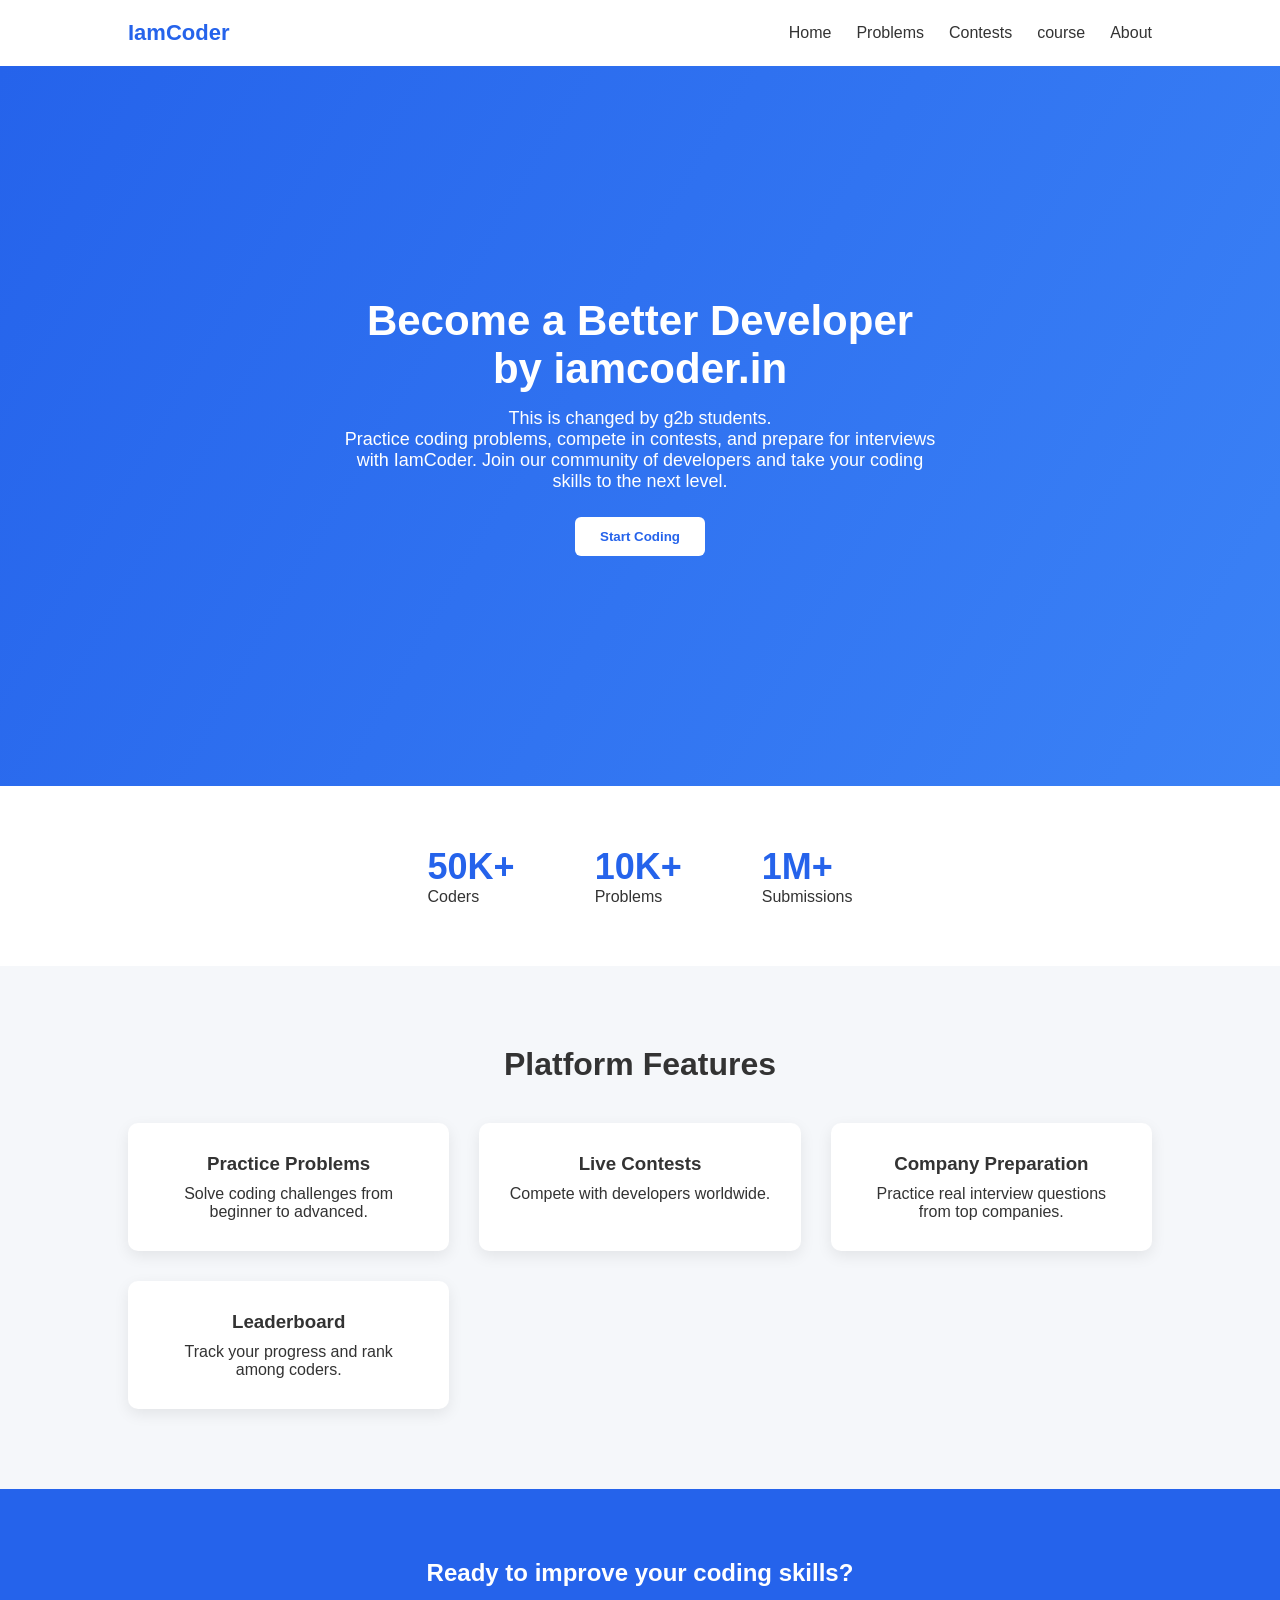
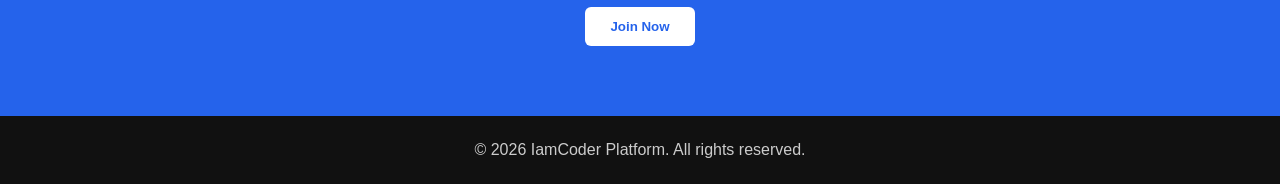
<file: index.html>
<!doctype html>
<html lang="en">
  <head>
    <meta charset="UTF-8" />
    <meta name="viewport" content="width=device-width, initial-scale=1.0" />
    <title>IamCoder - Practice Coding</title>
    <link rel="stylesheet" href="./css/style.css" />
  </head>

  <body>
    <header>
      <nav class="navbar">
        <div class="logo">IamCoder</div>

        <ul class="nav-links">
          <li><a href="#">Home</a></li>
          <li><a href="#">Problems</a></li>
          <li><a href="#">Contests</a></li>
          <li><a href="./course/">course</a></li>
          <li><a href="./about.html">About</a></li>
        </ul>
      </nav>
    </header>

    <section class="hero">
      <div class="hero-content">
        <h1>Become a Better Developer by iamcoder.in</h1>

        <p>
          This is changed by g2b students.
          <br />
          Practice coding problems, compete in contests, and prepare for
          interviews with IamCoder. Join our community of developers and take
          your coding skills to the next level.
        </p>

        <button class="btn">Start Coding</button>
      </div>
    </section>

    <section class="stats">
      <div class="stat">
        <h2>50K+</h2>
        <p>Coders</p>
      </div>

      <div class="stat">
        <h2>10K+</h2>
        <p>Problems</p>
      </div>

      <div class="stat">
        <h2>1M+</h2>
        <p>Submissions</p>
      </div>
    </section>

    <section class="features">
      <h2>Platform Features</h2>

      <div class="feature-container">
        <div class="card">
          <h3>Practice Problems</h3>
          <p>Solve coding challenges from beginner to advanced.</p>
        </div>

        <div class="card">
          <h3>Live Contests</h3>
          <p>Compete with developers worldwide.</p>
        </div>

        <div class="card">
          <h3>Company Preparation</h3>
          <p>Practice real interview questions from top companies.</p>
        </div>

        <div class="card">
          <h3>Leaderboard</h3>
          <p>Track your progress and rank among coders.</p>
        </div>
      </div>
    </section>

    <section class="cta">
      <h2>Ready to improve your coding skills?</h2>

      <button class="btn">Join Now</button>
    </section>

    <footer>
      <p>© 2026 IamCoder Platform. All rights reserved.</p>
    </footer>
  </body>
</html>
</file>
<file: css/style.css>
*{
margin:0;
padding:0;
box-sizing:border-box;
font-family:Arial, Helvetica, sans-serif;
}

body{
background:#f5f7fa;
color:#333;
}

header{
background:white;
box-shadow:0 2px 10px rgba(0,0,0,0.05);
}

.navbar{
display:flex;
justify-content:space-between;
align-items:center;
padding:20px 10%;
}

.logo{
font-size:22px;
font-weight:bold;
color:#2563eb;
}

.nav-links{
list-style:none;
display:flex;
gap:25px;
}

.nav-links a{
text-decoration:none;
color:#333;
font-weight:500;
}

.hero{
height:80vh;
display:flex;
align-items:center;
justify-content:center;
text-align:center;
background:linear-gradient(120deg,#2563eb,#3b82f6);
color:white;
}

.hero-content{
max-width:600px;
}

.hero h1{
font-size:42px;
margin-bottom:15px;
}

.hero p{
font-size:18px;
margin-bottom:25px;
}

.btn{
padding:12px 25px;
border:none;
background:white;
color:#2563eb;
font-weight:bold;
border-radius:6px;
cursor:pointer;
}

.stats{
display:flex;
justify-content:center;
gap:80px;
padding:60px 20px;
background:white;
}

.stat h2{
font-size:36px;
color:#2563eb;
}

.features{
padding:80px 10%;
text-align:center;
}

.features h2{
margin-bottom:40px;
font-size:32px;
}

.feature-container{
display:grid;
grid-template-columns:repeat(auto-fit,minmax(250px,1fr));
gap:30px;
}

.card{
background:white;
padding:30px;
border-radius:10px;
box-shadow:0 5px 15px rgba(0,0,0,0.08);
}

.card h3{
margin-bottom:10px;
}

.cta{
background:#2563eb;
color:white;
text-align:center;
padding:70px 20px;
}

.cta h2{
margin-bottom:20px;
}

footer{
text-align:center;
padding:25px;
background:#111;
color:#ccc;
}
</file>
